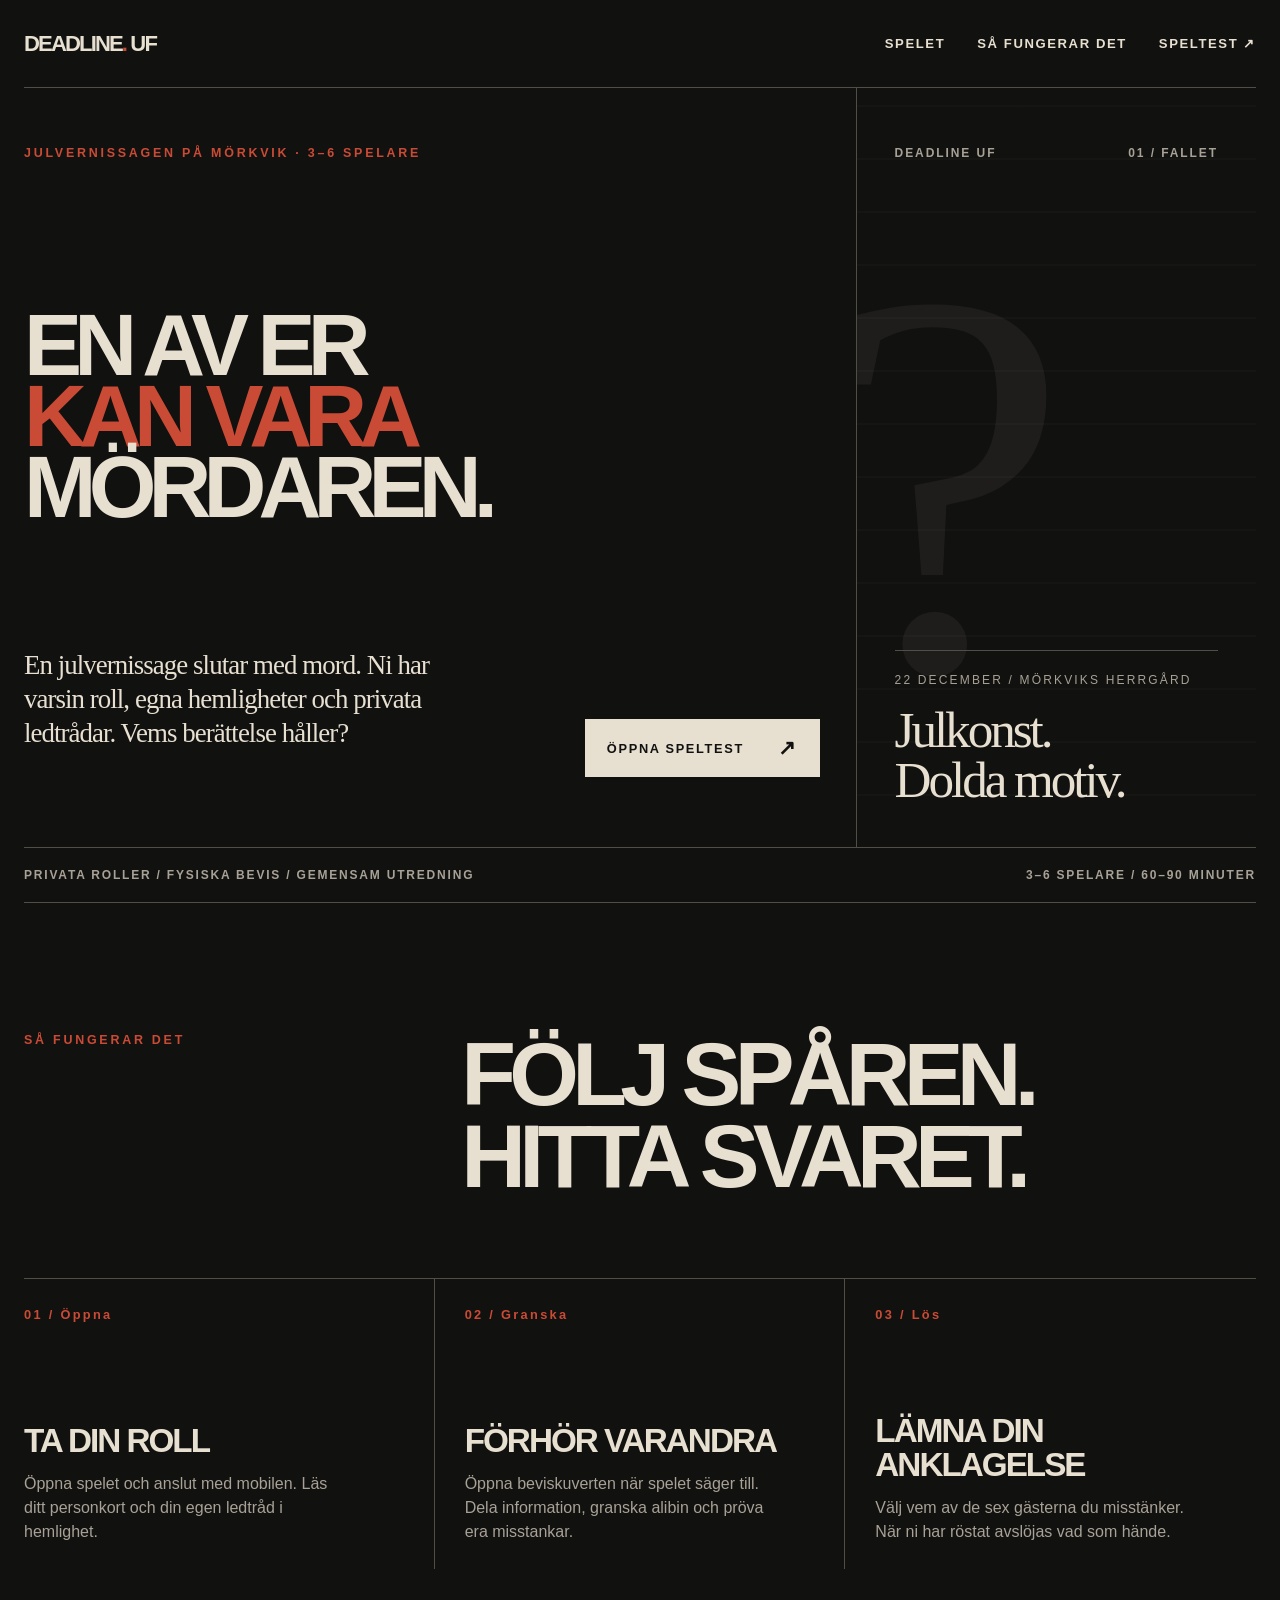
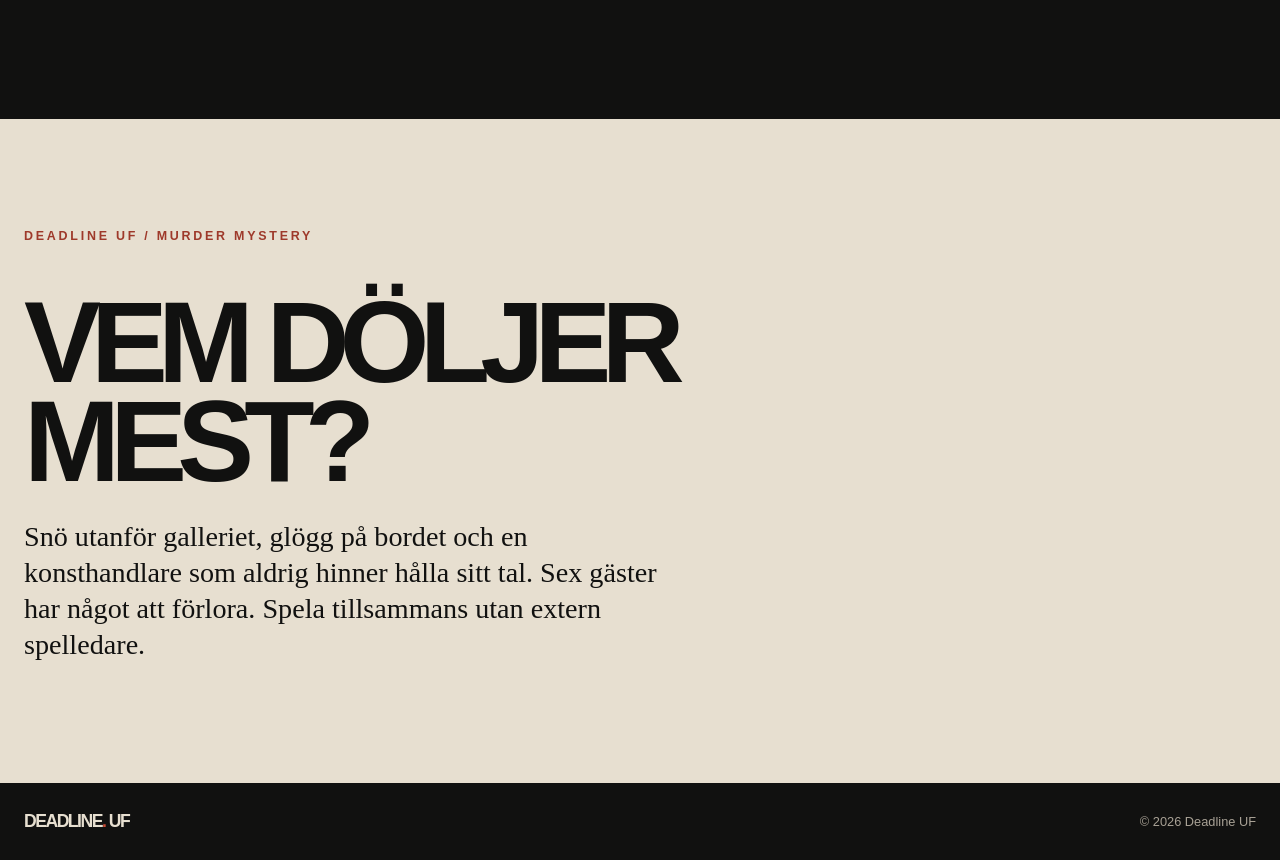
<file: index.html>
<!doctype html>
<html lang="sv">
<head>
  <meta charset="utf-8">
  <meta name="viewport" content="width=device-width, initial-scale=1">
  <meta name="theme-color" content="#111110">
  <meta name="description" content="Julvernissagen på Mörkvik: ett mordmysterium för 3–6 spelare med privata roller och fysiska ledtrådar. En av er kan vara mördaren.">
  <title>Deadline UF – Julvernissagen på Mörkvik</title>
  <link rel="icon" type="image/svg+xml" href="data:image/svg+xml,%3Csvg xmlns='http://www.w3.org/2000/svg' viewBox='0 0 64 64'%3E%3Crect width='64' height='64' fill='%23111110'/%3E%3Cpath d='M17 13h14c16 0 24 8 24 19S47 51 31 51H17z' fill='none' stroke='%23e7dfd0' stroke-width='6'/%3E%3Ccircle cx='48' cy='47' r='5' fill='%23ca4b35'/%3E%3C/svg%3E">
  <style>
    :root { color-scheme: dark; --ink:#111110; --paper:#e7dfd0; --muted:#a8a195; --line:#514d47; --accent:#ca4b35; }
    * { box-sizing:border-box; }
    html { scroll-behavior:smooth; }
    body { margin:0; background:var(--ink); color:var(--paper); font-family:Arial, Helvetica, sans-serif; }
    a { color:inherit; }
    a:focus-visible { outline:2px solid var(--accent); outline-offset:5px; }
    .wrap { width:min(100% - 48px, 1320px); margin:auto; }
    .top { display:flex; justify-content:space-between; align-items:center; min-height:88px; border-bottom:1px solid var(--line); gap:24px; }
    .logo { font-size:1.38rem; font-weight:900; letter-spacing:-.085em; text-decoration:none; white-space:nowrap; }
    .logo span { color:var(--accent); }
    .top nav { display:flex; gap:32px; align-items:center; }
    .top nav a { font-size:.82rem; letter-spacing:.12em; text-transform:uppercase; font-weight:700; text-decoration:none; }
    .top nav a:hover { color:var(--accent); }
    .hero { min-height:min(760px, calc(100svh - 88px)); display:grid; grid-template-columns: 1.35fr .65fr; align-items:stretch; border-bottom:1px solid var(--line); }
    .hero-copy { display:flex; flex-direction:column; justify-content:space-between; padding:58px 36px 70px 0; }
    .eyebrow { font-size:.78rem; font-weight:800; text-transform:uppercase; letter-spacing:.22em; color:var(--accent); }
    h1,h2,p { margin-top:0; }
    h1 { max-width:960px; margin:70px 0 48px; font-size:clamp(3.6rem, 6.8vw, 7.2rem); line-height:.82; letter-spacing:-.09em; text-transform:uppercase; font-weight:900; }
    h1 em { display:block; font-style:normal; color:var(--accent); }
    .hero-bottom { display:flex; justify-content:space-between; gap:34px; align-items:end; }
    .intro { max-width:410px; font-family:Georgia, 'Times New Roman', serif; font-size:clamp(1.35rem,2.1vw,2rem); line-height:1.25; letter-spacing:-.035em; }
    .button { display:inline-flex; align-items:center; justify-content:center; gap:34px; min-height:58px; padding:0 22px; background:var(--paper); color:var(--ink); font-size:.8rem; font-weight:900; letter-spacing:.13em; text-decoration:none; text-transform:uppercase; white-space:nowrap; transition:background .2s,color .2s,transform .2s; }
    .button:hover { background:var(--accent); color:#fff; transform:translateY(-2px); }
    .button span { font-size:1.3rem; line-height:1; }
    .file { border-left:1px solid var(--line); display:flex; flex-direction:column; justify-content:space-between; position:relative; overflow:hidden; padding:58px 38px 42px; background:repeating-linear-gradient(0deg,transparent 0,transparent 51px,rgba(231,223,208,.045) 52px,transparent 53px); }
    .file::after { content:"?"; position:absolute; top:16%; left:-8%; color:rgba(231,223,208,.06); font-size:clamp(24rem,43vw,45rem); font-family:Georgia,serif; line-height:1; pointer-events:none; }
    .file-top,.file-bottom { position:relative; z-index:1; }
    .file-top { display:flex; justify-content:space-between; gap:16px; color:var(--muted); font-size:.75rem; letter-spacing:.16em; font-weight:700; text-transform:uppercase; }
    .file-bottom { border-top:1px solid var(--line); padding-top:22px; }
    .file-bottom p { margin:0 0 18px; font-size:.75rem; text-transform:uppercase; letter-spacing:.18em; color:var(--muted); }
    .file-bottom strong { display:block; font-family:Georgia,serif; font-weight:400; font-size:clamp(2.3rem,4vw,4.4rem); line-height:.98; letter-spacing:-.06em; }
    .strip { display:flex; justify-content:space-between; gap:20px; padding:20px 0; color:var(--muted); font-size:.75rem; font-weight:700; letter-spacing:.15em; text-transform:uppercase; border-bottom:1px solid var(--line); }
    .section { padding:130px 0 150px; }
    .section-head { display:grid; grid-template-columns:1fr 2fr; gap:40px; margin-bottom:80px; }
    .section h2 { font-size:clamp(3.2rem,7vw,7.8rem); line-height:.92; letter-spacing:-.075em; text-transform:uppercase; margin:0; }
    .steps { display:grid; grid-template-columns:repeat(3,1fr); border-top:1px solid var(--line); }
    .step { min-height:290px; padding:28px 30px 25px 0; display:flex; flex-direction:column; justify-content:space-between; border-right:1px solid var(--line); }
    .step + .step { padding-left:30px; }
    .step:last-child { border:0; }
    .num { color:var(--accent); font-size:.8rem; font-weight:900; letter-spacing:.18em; }
    .step h3 { margin:0 0 15px; font-size:clamp(1.7rem,2.6vw,2.6rem); text-transform:uppercase; letter-spacing:-.06em; line-height:1; }
    .step p { max-width:320px; color:var(--muted); line-height:1.5; font-size:1rem; margin:0; }
    .closing { background:var(--paper); color:var(--ink); padding:110px 0 120px; }
    .closing .eyebrow { color:#9e392a; }
    .closing h2 { max-width:980px; margin:50px 0 28px; font-size:clamp(3.9rem,9vw,10rem); line-height:.86; letter-spacing:-.085em; text-transform:uppercase; }
    .closing p { max-width:650px; margin:0; font-family:Georgia,serif; font-size:clamp(1.3rem,2.2vw,2rem); line-height:1.28; }
    footer { padding:28px 0; display:flex; align-items:center; justify-content:space-between; gap:20px; color:var(--muted); font-size:.8rem; }
    footer .logo { color:var(--paper); font-size:1.1rem; }
    @media(max-width:900px) {
      .hero { grid-template-columns:1fr; min-height:0; }
      .hero-copy { min-height:640px; padding-right:0; }
      h1 { font-size:clamp(4.9rem,14vw,9rem); }
      .file { min-height:300px; border-left:0; border-top:1px solid var(--line); }
      .file::after { font-size:27rem; top:-45%; left:36%; }
      .section-head { grid-template-columns:1fr; gap:25px; }
    }
    @media(max-width:600px) {
      .wrap { width:min(100% - 36px,1320px); }
      .top { min-height:72px; }
      .top nav { gap:16px; }
      .top nav a { font-size:.7rem; letter-spacing:.04em; }
      .top nav a:first-child { display:none; }
      .hero-copy { min-height:570px; padding:32px 0 46px; }
      h1 { margin:58px 0 48px; font-size:clamp(2.5rem,12vw,4.5rem); }
      .hero-bottom { display:block; }
      .intro { margin-bottom:32px; }
      .button { width:100%; justify-content:space-between; }
      .file { padding:32px 20px; min-height:250px; }
      .file-bottom strong { font-size:2.5rem; }
      .strip { font-size:.65rem; }
      .strip span:last-child { display:none; }
      .section { padding:86px 0 95px; }
      .section-head { margin-bottom:55px; }
      .steps { display:block; }
      .step,.step + .step { min-height:220px; padding:24px 0; border-right:0; border-bottom:1px solid var(--line); }
      .closing { padding:88px 0 95px; }
      .closing h2 { margin-top:40px; }
    }
    @media(prefers-reduced-motion:reduce) { html { scroll-behavior:auto; } .button { transition:none; } }
  </style>
</head>
<body>
  <header class="wrap top">
    <a class="logo" href="#top" aria-label="Deadline UF, till toppen">DEADLINE<span>.</span> UF</a>
    <nav aria-label="Huvudmeny"><a href="#spelet">Spelet</a><a href="#sa-funkar-det">Så fungerar det</a><a href="spel.html">Speltest ↗</a></nav>
  </header>
  <main id="top">
    <section class="hero wrap" aria-labelledby="hero-title">
      <div class="hero-copy">
        <div class="eyebrow">Julvernissagen på Mörkvik · 3–6 spelare</div>
        <h1 id="hero-title">En av er<br><em>kan vara</em>mördaren.</h1>
        <div class="hero-bottom">
          <p class="intro">En julvernissage slutar med mord. Ni har varsin roll, egna hemligheter och privata ledtrådar. Vems berättelse håller?</p>
          <a class="button" href="spel.html">Öppna speltest <span aria-hidden="true">↗</span></a>
        </div>
      </div>
      <div class="file" aria-label="Ett fall att undersöka">
        <div class="file-top"><span>Deadline UF</span><span>01 / Fallet</span></div>
        <div class="file-bottom"><p>22 december / Mörkviks herrgård</p><strong>Julkonst.<br>Dolda motiv.</strong></div>
      </div>
    </section>
    <div class="wrap strip"><span>Privata roller / Fysiska bevis / Gemensam utredning</span><span>3–6 spelare / 60–90 minuter</span></div>
    <section class="section wrap" id="sa-funkar-det" aria-labelledby="how-title">
      <div class="section-head"><div class="eyebrow">Så fungerar det</div><h2 id="how-title">Följ spåren.<br>Hitta svaret.</h2></div>
      <div class="steps">
        <article class="step"><span class="num">01 / Öppna</span><div><h3>Ta din roll</h3><p>Öppna spelet och anslut med mobilen. Läs ditt personkort och din egen ledtråd i hemlighet.</p></div></article>
        <article class="step"><span class="num">02 / Granska</span><div><h3>Förhör varandra</h3><p>Öppna beviskuverten när spelet säger till. Dela information, granska alibin och pröva era misstankar.</p></div></article>
        <article class="step"><span class="num">03 / Lös</span><div><h3>Lämna din anklagelse</h3><p>Välj vem av de sex gästerna du misstänker. När ni har röstat avslöjas vad som hände.</p></div></article>
      </div>
    </section>
    <section class="closing" id="spelet" aria-labelledby="closing-title"><div class="wrap"><div class="eyebrow">Deadline UF / Murder mystery</div><h2 id="closing-title">Vem döljer<br>mest?</h2><p>Snö utanför galleriet, glögg på bordet och en konsthandlare som aldrig hinner hålla sitt tal. Sex gäster har något att förlora. Spela tillsammans utan extern spelledare.</p></div></section>
  </main>
  <footer class="wrap"><a class="logo" href="#top">DEADLINE<span>.</span> UF</a><span>© 2026 Deadline UF</span></footer>
</body>
</html>
</file>
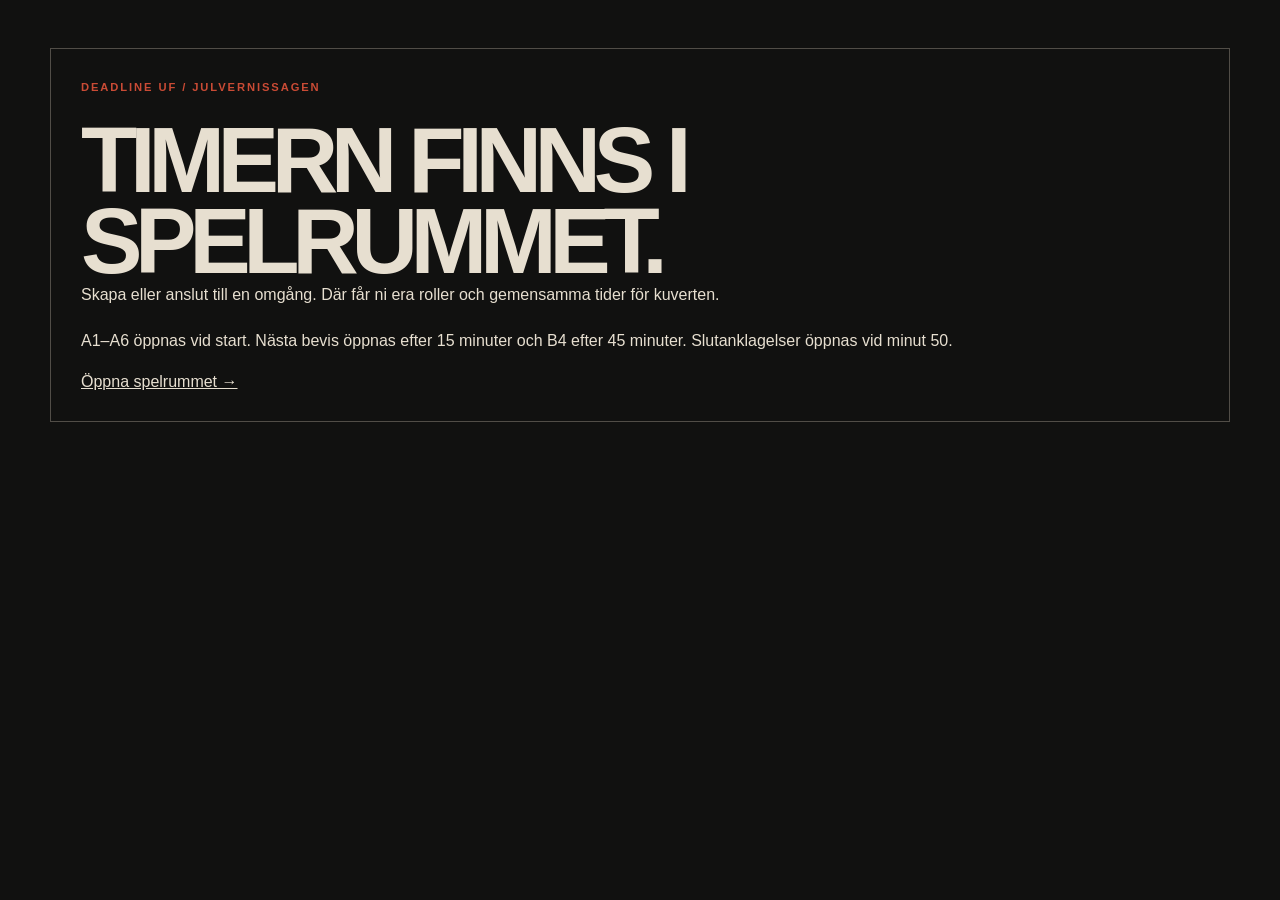
<file: timer.html>
<!doctype html><html lang="sv"><head><meta charset="utf-8"><meta name="viewport" content="width=device-width, initial-scale=1"><title>Deadline UF – Timern finns i spelrummet</title><link rel="stylesheet" href="assets/spel.css?v=20261023-jul-v2"></head><body><main class="wrap"><section class="panel" style="margin-top:48px"><p class="eyebrow">Deadline UF / Julvernissagen</p><h1>Timern finns i spelrummet.</h1><p>Skapa eller anslut till en omgång. Där får ni era roller och gemensamma tider för kuverten.</p><p>A1–A6 öppnas vid start. Nästa bevis öppnas efter 15 minuter och B4 efter 45 minuter. Slutanklagelser öppnas vid minut 50.</p><a href="spel.html">Öppna spelrummet →</a></section></main></body></html>
</file>
<file: assets/spel.css>
:root{color-scheme:dark;--ink:#111110;--paper:#e7dfd0;--muted:#b4ad9f;--line:#514d47;--accent:#ca4b35}
*{box-sizing:border-box}[hidden]{display:none!important}body{margin:0;background:var(--ink);color:var(--paper);font-family:Arial,Helvetica,sans-serif}a{color:inherit}button,input,select{font:inherit}a:focus-visible,button:focus-visible,input:focus-visible,select:focus-visible,summary:focus-visible{outline:2px solid var(--paper);outline-offset:4px}.wrap{width:min(100% - 48px,1180px);margin:auto}.top{min-height:88px;border-bottom:1px solid var(--line);display:flex;justify-content:space-between;align-items:center;gap:20px}.logo{font-size:1.38rem;font-weight:900;letter-spacing:-.085em;text-decoration:none;white-space:nowrap}.logo span{color:var(--accent)}nav{display:flex;gap:25px}nav a{text-decoration:none;font-size:.78rem;text-transform:uppercase;letter-spacing:.08em}.heading{display:grid;grid-template-columns:1.3fr 1fr;column-gap:32px;padding:62px 0 45px;border-bottom:1px solid var(--line);margin-bottom:26px}.eyebrow{font-size:.7rem;font-weight:800;letter-spacing:.17em;text-transform:uppercase;color:var(--accent);margin:0 0 23px}.heading .eyebrow{grid-column:1/-1}h1{font-size:clamp(2.6rem,7.2vw,6.5rem);line-height:.88;letter-spacing:-.08em;text-transform:uppercase;margin:0}h1 em{font-style:normal;color:var(--accent)}.lead{font-family:Georgia,serif;font-size:clamp(1.3rem,2.2vw,1.9rem);line-height:1.3;align-self:end;margin:0 0 4px}h2{font-size:clamp(1.7rem,3vw,2.6rem);letter-spacing:-.05em;line-height:1;margin:0 0 32px}h3{font-size:1.35rem;letter-spacing:-.025em;margin:0 0 15px}h4{font-size:1.2rem;margin:24px 0 6px}p{line-height:1.6;margin:0 0 20px}.notice{border-left:3px solid var(--accent);padding:15px 18px;background:#1e1c18;line-height:1.5;margin:22px 0}.notice.ok{border-left-color:var(--paper)}.note{max-width:820px;color:var(--muted);font-size:.94rem;margin:24px 0 28px}.entry-grid,.game-grid{display:grid;grid-template-columns:1fr 1fr;gap:24px}.panel{border:1px solid var(--line);padding:30px;margin-bottom:24px;min-width:0}.entry-grid .panel{margin-bottom:0;display:flex;flex-direction:column}.entry-grid button{margin-top:24px}.entry-grid .small{margin:12px 0 0}label{display:block;font-size:.83rem;font-weight:700;margin:0 0 9px}input,select{width:100%;min-height:51px;border:1px solid var(--line);background:#191917;color:var(--paper);padding:12px 14px;margin-bottom:22px;border-radius:0}input::placeholder{color:#9d968a}#code{text-transform:uppercase;letter-spacing:.14em}button{display:inline-flex;align-items:center;justify-content:space-between;gap:16px;min-height:52px;padding:15px 20px;border:1px solid transparent;background:var(--paper);color:var(--ink);font-size:.77rem;font-weight:800;letter-spacing:.08em;text-transform:uppercase;cursor:pointer}button:hover:not(:disabled){background:var(--accent);color:#fff}button:disabled{opacity:.4;cursor:not-allowed}.secondary{background:transparent;border-color:var(--line);color:var(--paper)}.small{color:var(--muted);font-size:.81rem;line-height:1.55}.setup{border-bottom:1px solid var(--line);padding:24px 0;color:var(--muted);font-size:.86rem}.setup summary{cursor:pointer;color:var(--paper);padding:8px 0}.setup p{margin:14px 0}.setup code{overflow-wrap:anywhere}.room-head{display:flex;gap:32px;justify-content:space-between;flex-wrap:wrap;align-items:center;margin:35px 0 26px}.room-head h2{margin:0}.room-head .eyebrow{margin-bottom:12px}.room-code{display:block;font-size:clamp(1.3rem,3.5vw,2rem);font-variant-numeric:tabular-nums;letter-spacing:.08em;margin-top:6px}.invite{display:flex;align-items:center;justify-content:space-between;gap:35px}#qr{width:180px;flex:0 0 180px;background:#fff;padding:12px}#qr svg{display:block;width:100%;height:auto}#invite-link{margin:15px 0 0}.break{overflow-wrap:anywhere}.section-title{display:flex;justify-content:space-between;gap:12px}.players{list-style:none;padding:0;margin:5px 0 24px}.players li{display:flex;align-items:center;justify-content:space-between;gap:12px;border-bottom:1px solid var(--line);padding:15px 0;overflow-wrap:anywhere}.players .identity{flex:1;min-width:0}.players strong,.players small{display:block}.players small{color:var(--muted);line-height:1.6}.kick{min-height:36px;padding:8px;font-size:.65rem;background:transparent;color:var(--muted);border-color:var(--line)}.private{border-top:3px solid var(--accent)}#role-content p{white-space:pre-line}#role-content h5{font-size:.77rem;letter-spacing:.08em;text-transform:uppercase;margin:24px 0 8px}#ready{margin-top:24px;width:100%}.clue{border-top:1px solid var(--line);padding:22px 0 5px}.clue h4{margin:0 0 12px;font-size:1rem}.clue p,.prose{white-space:pre-line;overflow-wrap:anywhere}#vote-form{max-width:760px}#finish{margin:0 0 28px}#solution{border-color:var(--paper)}.text-button{display:block;margin:16px 0;background:none;color:var(--muted);text-transform:none;letter-spacing:0;font-weight:400;border:1px solid var(--line)}.footnote{color:var(--muted);font-size:.76rem;max-width:830px;margin:35px 0}footer{border-top:1px solid var(--line);padding:25px 0 35px;color:var(--muted);font-size:.75rem}#captcha{margin-bottom:20px}#leave{margin-top:18px}#deal,#start{width:100%}
@media(max-width:700px){.wrap{width:calc(100% - 36px)}.top{min-height:72px}nav{gap:14px}nav a{font-size:.68rem;letter-spacing:0}.heading{display:block;padding-top:42px}h1{font-size:clamp(2.3rem,10vw,4.4rem)}.lead{margin-top:28px;font-size:1.4rem}.entry-grid,.game-grid{grid-template-columns:1fr;gap:0}.entry-grid .panel{margin-bottom:20px}.panel{padding:23px}.invite{flex-direction:column;align-items:start}#qr{align-self:center;flex-basis:auto}.room-head{gap:20px}.room-code{font-size:1.35rem}.heading .eyebrow{line-height:1.6}.entry-grid button{width:100%}#finish{width:100%}}
</file>
